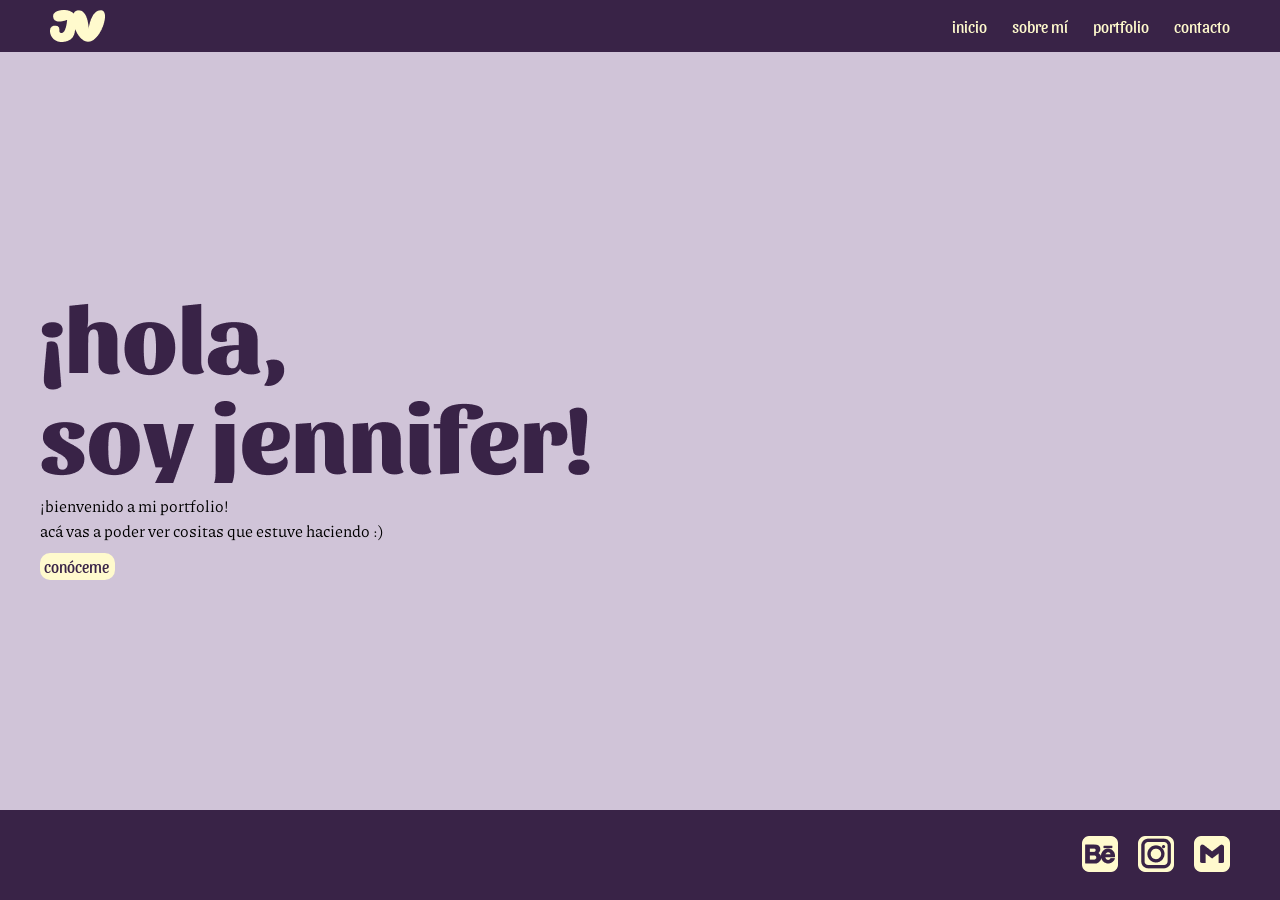
<file: index.html>
<!DOCTYPE html>
<html>
    <head>
        <meta charset="utf-8" />  
        <meta name="viewport" content="width=device-width, initial-scale=1.0">
        <title>Jennifer Vargas portfolio</title> 
        <link href=estilos.css rel="stylesheet" type="text/css">
        <link rel="icon" type="image/png" href="imagenes/favicon_florcita.png">
    </head>
    
    <body> 
        <header>
            <div class="contenedor">
                
                <div class="logo"></div>

                <nav>
                    <a href="index.html">inicio</a>
                    <a href="sobre-mi.html">sobre mí</a>
                    <a href="portfolio.html">portfolio</a>
                    <a href="contacto.html">contacto</a>
                </nav>
            </div>
        </header>

        <main>

           <section>
                <div class="bienvenida"></div>
                <p>¡bienvenido a mi portfolio!<br>acá vas a poder ver cositas que estuve haciendo :)</p>
                <a href="sobre-mi.html" class="boton">conóceme</a> 
           </section>
                   
        </main> 

        <footer>
            <a href="https://www.behance.net/jennifervar" target="_blank" class="behance"><img src="imagenes/botones/behance.png" alt="ícono de behance" width="36" height="36"></a>
            <a href="#" class="instagram"><img src="imagenes/botones/ig.png" alt="ícono de instagram" width="36" height="36"></a>
            <a href="#" class="gmail"><img src="imagenes/botones/gmail.png" alt="ícono de gmail" width="36" height="36"></a>
        </footer>
    </body>
</html>
</file>
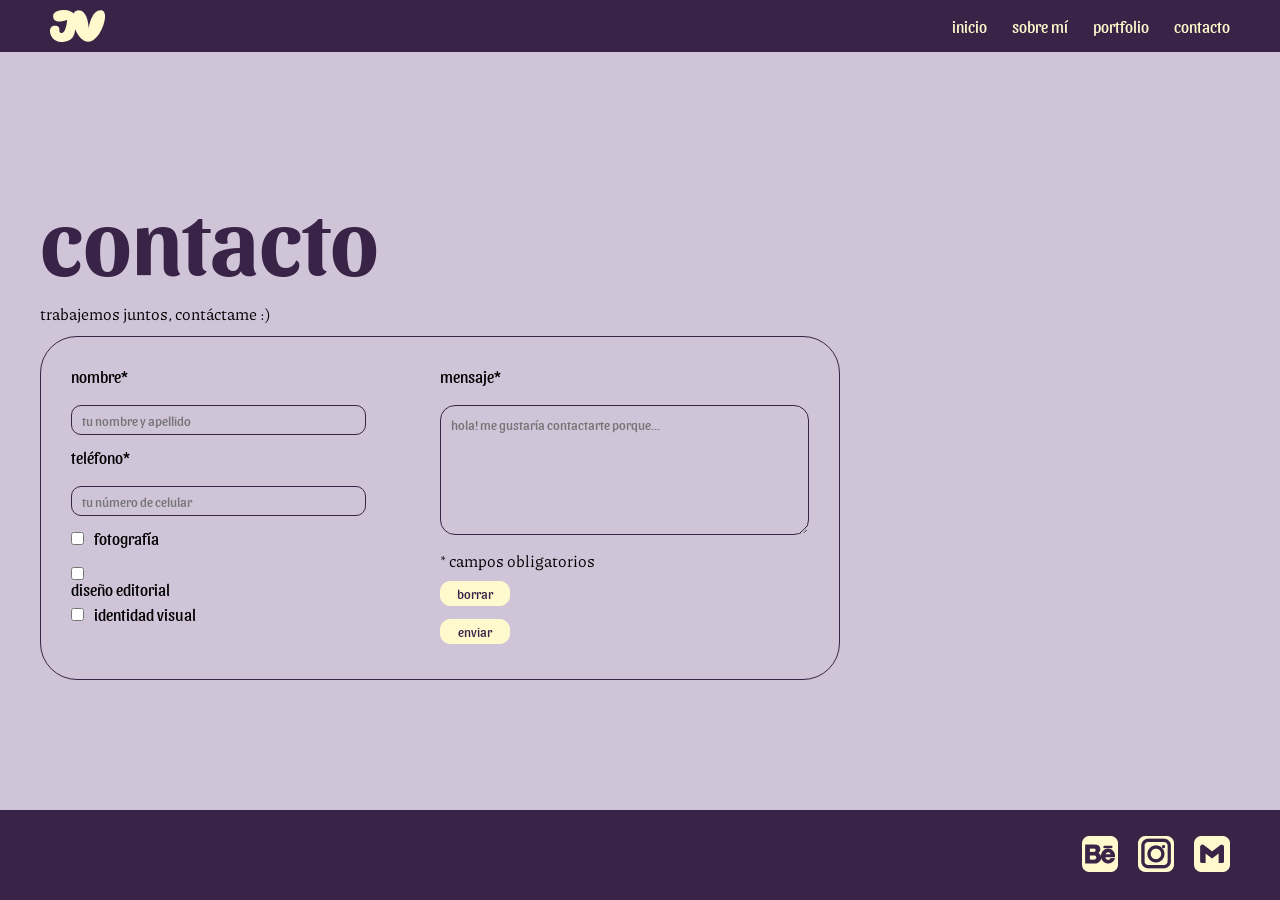
<file: contacto.html>
<!DOCTYPE html>
<html>
    <head>
        <meta charset="utf-8" /> 
        <meta name="viewport" content="width=device-width, initial-scale=1.0"> 
        <title>Jennifer Vargas portfolio</title>
        <link href=estilos.css rel="stylesheet" type="text/css"> 
        <link rel="icon" type="image/png" href="imagenes/favicon_florcita.png">
    </head>
    
    <body> 
        <header>
            <div class="contenedor">

                <a href="index.html"><div class="logo"></div></a>

                <nav>
                    <a href="index.html">inicio</a>
                    <a href="sobre-mi.html">sobre mí</a>
                    <a href="portfolio.html">portfolio</a>
                    <a href="#">contacto</a>
                </nav>
            </div>
        </header>
        
        <main>

            <section>
                <h1>contacto</h1>
                <p>trabajemos juntos, contáctame :)</p>

                <form method="post" action="" target="_blank" enctype="text/plain">
                    
                    <div>
                        <label for="nombre">nombre*</label>
                        <input type="text" name="nombre" id="nombre" maxlength="30" placeholder="tu nombre y apellido" required>  
                        <label for="telefono">teléfono*</label>
                        <input type="tel" name="teléfono" id="telefono" placeholder="tu número de celular">
                    

                        <div class="checkbox">
                            <label for="proyecto"><input type="checkbox" name="proyecto" value="fotografía" id="foto">fotografía</label>
                            <label for="proyecto"><input type="checkbox" name="proyecto" value="diseño editorial" id="editorial">diseño editorial</label>
                            <label for="proyecto"><input type="checkbox" name="proyecto" value="identidad visual" id="identidad">identidad visual</label>
                        </div>
                    </div>
                    <div>
                        <label for="mensaje">mensaje*</label>
                        <textarea name="mensaje" id="mensaje" maxlength="300" placeholder="hola! me gustaría contactarte porque..." required></textarea>  
                        <p>* campos obligatorios</p>
                        <input type="reset" value="borrar" class="borrar">
                        <input type="submit" value="enviar" class="enviar">
                    </div>

                </form>
                
            </section>

        </main>

        <footer>
            <a href="https://www.behance.net/jennifervar" target="_blank" class="behance"><img src="imagenes/botones/behance.png" alt="ícono de behance" width="36" height="36"></a>
            <a href="#" class="instagram"><img src="imagenes/botones/ig.png" alt="ícono de instagram" width="36" height="36"></a>
            <a href="#" class="gmail"><img src="imagenes/botones/gmail.png" alt="ícono de gmail" width="36" height="36"></a>
        </footer>
    </body>
</html>
</file>
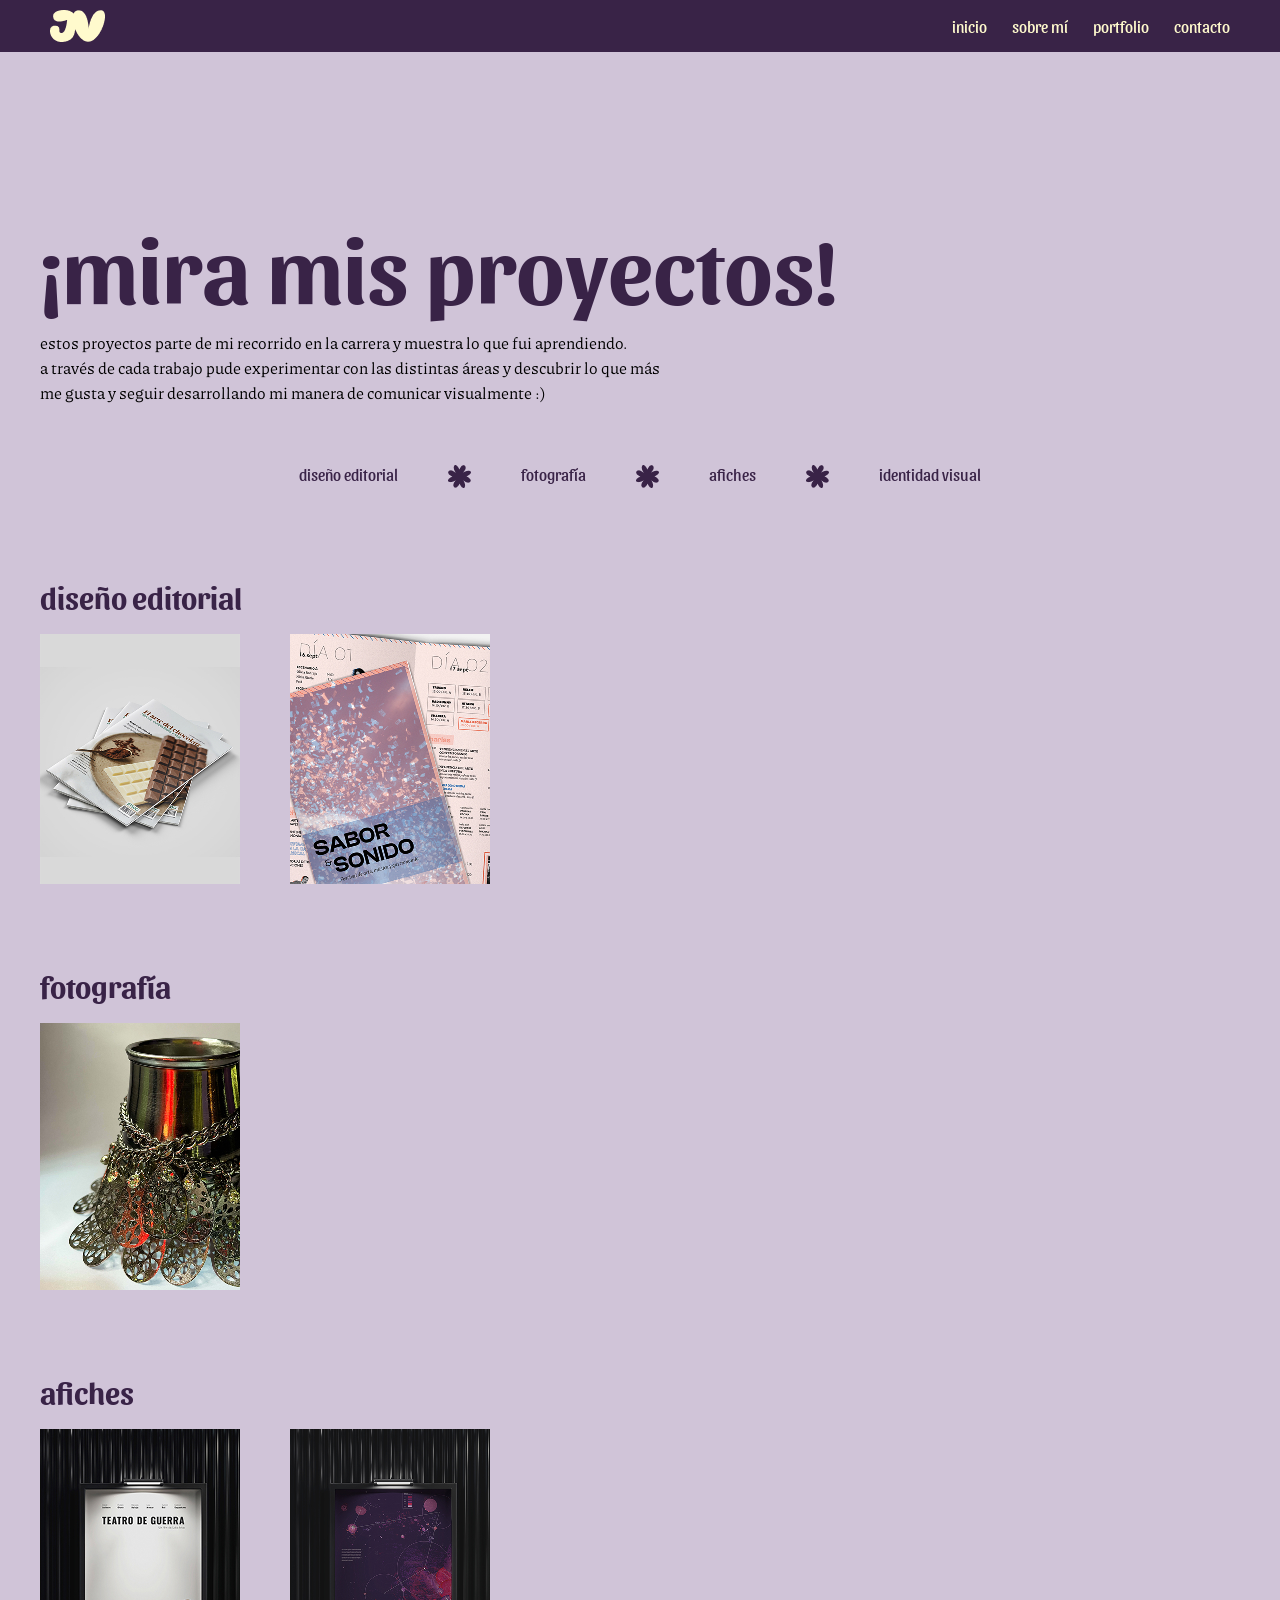
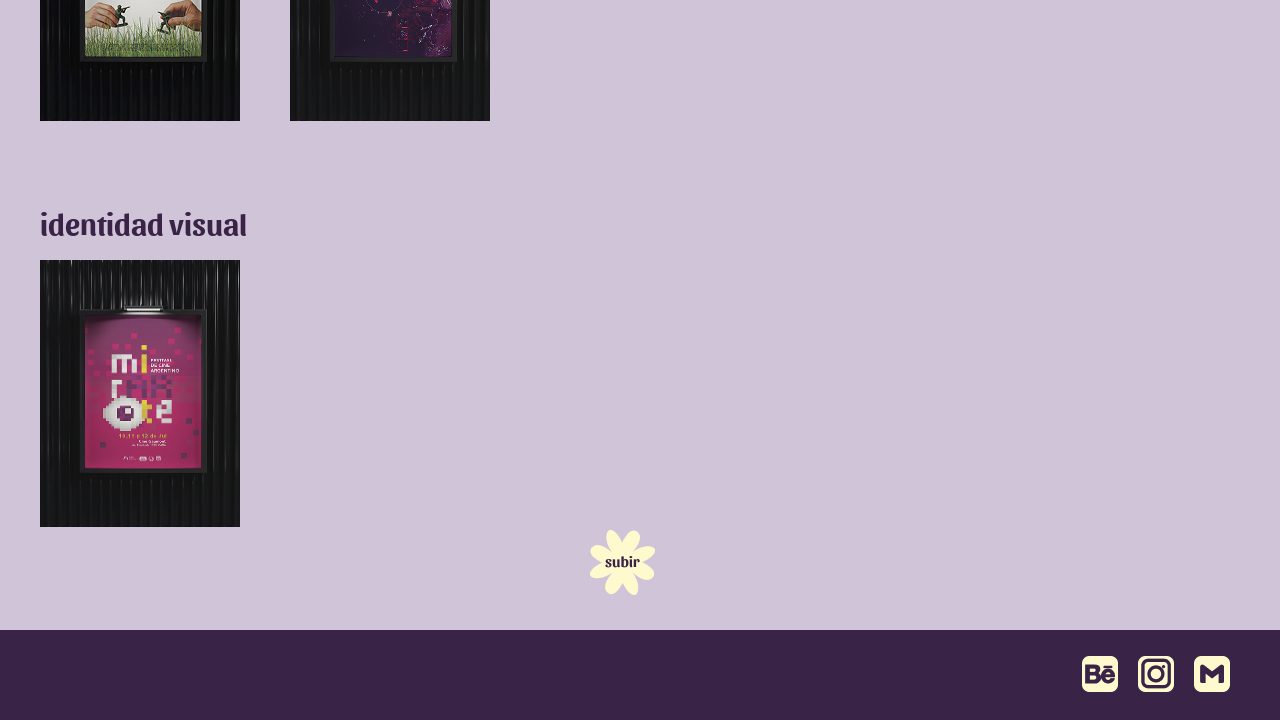
<file: portfolio.html>
<!DOCTYPE html>
<html>
    <head>
        <meta charset="utf-8" />
        <meta name="viewport" content="width=device-width, initial-scale=1.0">  
        <title>Jennifer Vargas portfolio</title>
        <link href=estilos.css rel="stylesheet" type="text/css">
        <link rel="stylesheet" type="text/css" href="fancybox/jquery.fancybox.css">
        <link rel="icon" type="image/png" href="imagenes/favicon_florcita.png">
    </head>
    
    <body> 
        <header>
            <div class="contenedor">
                
                <a href="index.html"><div class="logo"></div></a>

                <nav>
                    <a href="index.html">inicio</a>
                    <a href="sobre-mi.html">sobre mí</a>
                    <a href="#">portfolio</a>
                    <a href="contacto.html">contacto</a>
                </nav>
            </div>
        </header>
        
        <main>

            <section class="proyectos">

                <h1>¡mira mis proyectos!</h1>
                <p>estos proyectos parte de mi recorrido en la carrera y muestra lo que fui aprendiendo.<br>a través de cada trabajo pude experimentar con las distintas áreas y descubrir lo que más me gusta y seguir desarrollando mi manera de comunicar visualmente :) </p>
                <div class="items">
                    <a href="#editorial">diseño editorial</a>
                    <img src="imagenes/separador.png">
                    <a href="#fotografia">fotografía</a>
                    <img src="imagenes/separador.png">
                    <a href="#afiches">afiches</a>
                    <img src="imagenes/separador.png">
                    <a href="#identidad-visual">identidad visual</a>
                </div>
                <article class="galeria">
                    
                    <h2>diseño editorial</h2>
                    <div id="editorial">

                        <div id="revista">
                            <a href="imagenes/proyectos/editorial/revista/img-revista.jpg" data-fancybox="gallery" data-caption="el arte del chocolate - espacio tipográfico 3">
                            <img src="imagenes/proyectos/editorial/revista/editorial.jpg" alt="revista el arte del chocolate" width="200" height="250">
                            </a>
                            <a href="imagenes/proyectos/editorial/revista/img-revista1.jpg" data-fancybox="gallery" data-caption="el arte del chocolate - espacio tipográfico 3""></a>
                            <a href="imagenes/proyectos/editorial/revista/img-revista2.jpg" data-fancybox="gallery" data-caption="el arte del chocolate - espacio tipográfico 3""></a>
                            <a href="imagenes/proyectos/editorial/revista/img-revista3.jpg" data-fancybox="gallery" data-caption="el arte del chocolate - espacio tipográfico 3""></a>
                            <a href="imagenes/proyectos/editorial/revista/img-revista4.jpg" data-fancybox="gallery" data-caption="el arte del chocolate - espacio tipográfico 3""></a>
                        </div>

                        <div id="desplegable">
                            <a href="imagenes/proyectos/editorial/cronograma/img-desplegable-1.jpg" data-fancybox="gallery" data-caption="cronograma de festival ficticio sabor & sonido">
                            <img src="imagenes/proyectos/editorial/cronograma/desplegable.jpg" alt="cronograma de festival ficticio "sabor & sonido"" width="200" height="250">
                            </a>
                            <a href="imagenes/proyectos/editorial/cronograma/img-desplegable-2.jpg" data-fancybox="gallery" data-caption="cronograma de festival ficticio sabor & sonido"></a>
                            <a href="imagenes/proyectos/editorial/cronograma/img-desplegable-3.jpg" data-fancybox="gallery" data-caption="cronograma de festival ficticio sabor & sonido"></a>
                            <a href="imagenes/proyectos/editorial/cronograma/img-desplegable-5.jpg" data-fancybox="gallery" data-caption="cronograma de festival ficticio sabor & sonido"></a>
                            <a href="imagenes/proyectos/editorial/cronograma/img-desplegable-6.jpg" data-fancybox="gallery" data-caption="cronograma de festival ficticio sabor & sonido"></a>
                        </div>

            
                    </div>

                    <div id="fotografia">
                        <h2>fotografía</h2>
                        
                        <div id="fotos">
                            <a href="imagenes/proyectos/fotografia/img-metal.jpg" data-fancybox="gallery" data-caption="trabajo de percepción visual">
                                <img src="imagenes/proyectos/fotografia/fotografia.jpg" alt="fotografías de materiales: metal" width="200" height="267">
                            </a>
                            <a href="imagenes/proyectos/fotografia/img-metal2.jpg" data-fancybox="gallery" data-caption="trabajo de percepción visual"></a> 
                            <a href="imagenes/proyectos/fotografia/img-vidrio.jpg" data-fancybox="gallery" data-caption="trabajo de percepción visual"></a> 
                            <a href="imagenes/proyectos/fotografia/img-vidrio2.jpg" data-fancybox="gallery" data-caption="trabajo de percepción visual"></a> 
                            <a href="imagenes/proyectos/fotografia/img-madera.jpg" data-fancybox="gallery" data-caption="trabajo de percepción visual"></a> 
                            <a href="imagenes/proyectos/fotografia/img-cuero.jpg" data-fancybox="gallery" data-caption="trabajo de percepción visual"></a> 
                        </div>

                    </div>

                    <h2>afiches</h2>
                    <div id="afiches">

                        <div id="afichetg">
                            <a href="imagenes/proyectos/afiches/afichetdg-taller2.jpg" data-fancybox="gallery" data-caption="diseño de afiche para teatro de guerra - taller de diseño 2">
                            <img src="imagenes/proyectos/afiches/afichet2.jpg" alt="afiche de la película teatro de guerra" width="200" height="292">
                            </a>
                        </div>

                        <div id="landscape">
                            <a href="imagenes/proyectos/afiches/video-medios3.mp4" data-fancybox="gallery" data-caption="afiche landscape - medios expresivos 3">
                            <img src="imagenes/proyectos/afiches/afichem3.jpg" alt="afiche abstracto: landscape" width="200" height="292">    
                        </a>

                        </div>

                    </div>

                    <h2>identidad visual</h2>
                    
                    <div id="identidad-visual">
                        
                        <div id="mirarte">
                            <a href="imagenes/proyectos/identidad-visual/afiche-taller2.jpg" data-fancybox="gallery" data-caption="identidad visual para festival de cine mirarte - taller de diseño 2">
                            <img src="imagenes/proyectos/identidad-visual/idt2.jpg" alt="identidad visual para festival de cine "mirarte" taller 2" width="200" height="267">
                            </a>
                            <a href="imagenes/proyectos/identidad-visual/afiche-taller21.jpg" data-fancybox="gallery" data-caption="identidad visual para festival de cine mirarte - taller de diseño 2"></a>
                            <a href="imagenes/proyectos/identidad-visual/afiche-taller22.jpg" data-fancybox="gallery" data-caption="identidad visual para festival de cine mirarte - taller de diseño 2"></a>
                            <a href="imagenes/proyectos/identidad-visual/afiche-taller23.jpg" data-fancybox="gallery" data-caption="identidad visual para festival de cine mirarte - taller de diseño 2"></a>
                            <a href="imagenes/proyectos/identidad-visual/afiche-taller24.jpg" data-fancybox="gallery" data-caption="identidad visual para festival de cine mirarte - taller de diseño 2"></a>
                            <a href="imagenes/proyectos/identidad-visual/afiche-taller25.jpg" data-fancybox="gallery" data-caption="identidad visual para festival de cine mirarte - taller de diseño 2"></a>
                            <a href="imagenes/proyectos/identidad-visual/afiche-taller26.jpg" data-fancybox="gallery" data-caption="identidad visual para festival de cine mirarte - taller de diseño 2"></a>
                        </div>
                    
                    </div>
                </article>

            </section>
            <a href="portfolio.html"><div class="subir"></div></a>
        </main>

        <footer>
            <a href="https://www.behance.net/jennifervar" target="_blank" class="behance"><img src="imagenes/botones/behance.png" alt="ícono de behance" width="36" height="36"></a>
            <a href="#" class="instagram"><img src="imagenes/botones/ig.png" alt="ícono de instagram" width="36" height="36"></a>
            <a href="#" class="gmail"><img src="imagenes/botones/gmail.png" alt="ícono de gmail" width="36" height="36"></a>
        </footer>

        <script src="fancybox/jquery.min.js"></script>
        <script src="fancybox/jquery.fancybox.js"></script>
    </body>
</html>
</file>
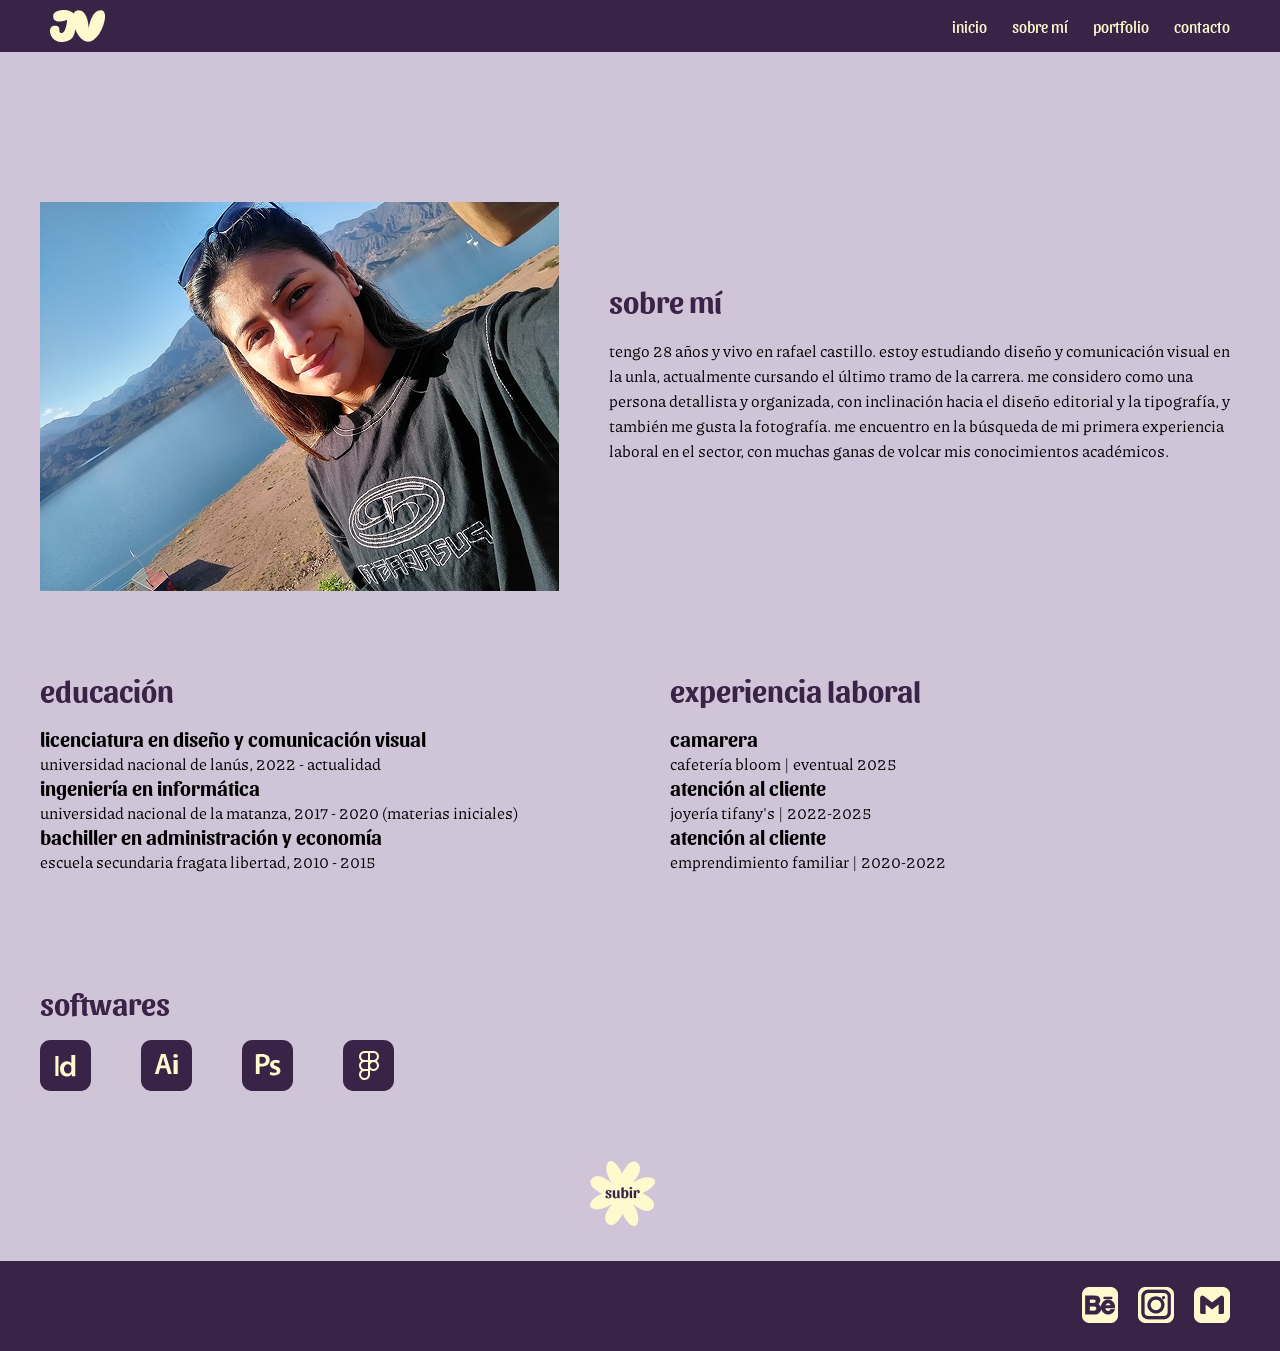
<file: sobre-mi.html>
<!DOCTYPE html>
<html>
    <head>
        <meta charset="utf-8" /> 
        <meta name="viewport" content="width=device-width, initial-scale=1.0"> 
        <title>Jennifer Vargas portfolio</title> 
        <link href=estilos.css rel="stylesheet" type="text/css"> 
        <link rel="icon" type="image/png" href="imagenes/favicon_florcita.png">
    </head>
    
    <body> 
        <header>
            <div class="contenedor">
                
                <a href="index.html"><div class="logo"></div></a>
                
                <nav>
                    <a href="index.html">inicio</a>
                    <a href="#">sobre mí</a>
                    <a href="portfolio.html">portfolio</a>
                    <a href="contacto.html">contacto</a>
                </nav>
            </div>
        </header>

        <main>
            <section class="presentacion">
                <img src="imagenes/foto-mia.png" alt="foto mía" width="519" height="389">
                <article>
                    <h2>sobre mí</h2>
                    <p>tengo 28 años y vivo en rafael castillo.
                    estoy estudiando diseño y comunicación visual en la unla, actualmente cursando el último tramo de la carrera. me considero como una persona detallista y organizada, con inclinación hacia el diseño editorial y la tipografía, y también me gusta la fotografía. 

                    me encuentro en la búsqueda de mi primera experiencia laboral en el sector, con muchas ganas de volcar mis conocimientos académicos.</p>
                </article>
            </section>

            <section class="columnas">
                <article class="educacion">
                    <h2>educación</h2>
                    <ul>
                            <li>
                                <h3>licenciatura en diseño y comunicación visual</h3>
                                <p>universidad nacional de lanús, 2022 - actualidad</p>
                            </li>

                            <li>
                                <h3>ingeniería en informática</h3>
                                <p>universidad nacional de la matanza, 2017 - 2020 (materias iniciales)</p>
                            </li>

                            <li>
                                <h3>bachiller en administración y economía</h3>
                                <p>escuela secundaria fragata libertad, 2010 - 2015</p>
                            </li>
                    </ul>
                </article>

                <article class="experiencia">
                    <h2>experiencia laboral</h2>
                    <ul>
                        <li>
                            <h3>camarera</h3>
                            <p>cafetería bloom | eventual 2025</p>
                        </li>

                        <li>
                            <h3>atención al cliente</h3>
                            <p> joyería tifany's | 2022-2025</p>
                        </li>

                        <li>
                            <h3>atención al cliente</h3>
                            <p>emprendimiento familiar | 2020-2022</p>
                        </li>
                    </ul>
                </article>
            </section>

            <section class="habilidades">
                            
                <article> 
                    <h2>softwares</h2>
                    <div class="contenido">       
                        <img src="imagenes/logos/img-indesign.svg" alt="logo de indesign">
                        <img src="imagenes/logos/img-illustrator.svg" alt="logo de illustrator">
                        <img src="imagenes/logos/img-photoshop.svg" alt="logo de photoshop">
                        <img src="imagenes/logos/img-figma.svg" alt="logo de figma">
                    </div>
                </article>
            </section>
            <a href="sobre-mi.html"><div class="subir"></div></a>
        </main>

        <footer>
            <a href="https://www.behance.net/jennifervar" target="_blank" class="behance"><img src="imagenes/botones/behance.png" alt="ícono de behance" width="36" height="36"></a>
            <a href="#" class="instagram"><img src="imagenes/botones/ig.png" alt="ícono de instagram" width="36" height="36"></a>
            <a href="#" class="gmail"><img src="imagenes/botones/gmail.png" alt="ícono de gmail" width="36" height="36"></a>
        </footer>
    </body>
</html>
</file>
